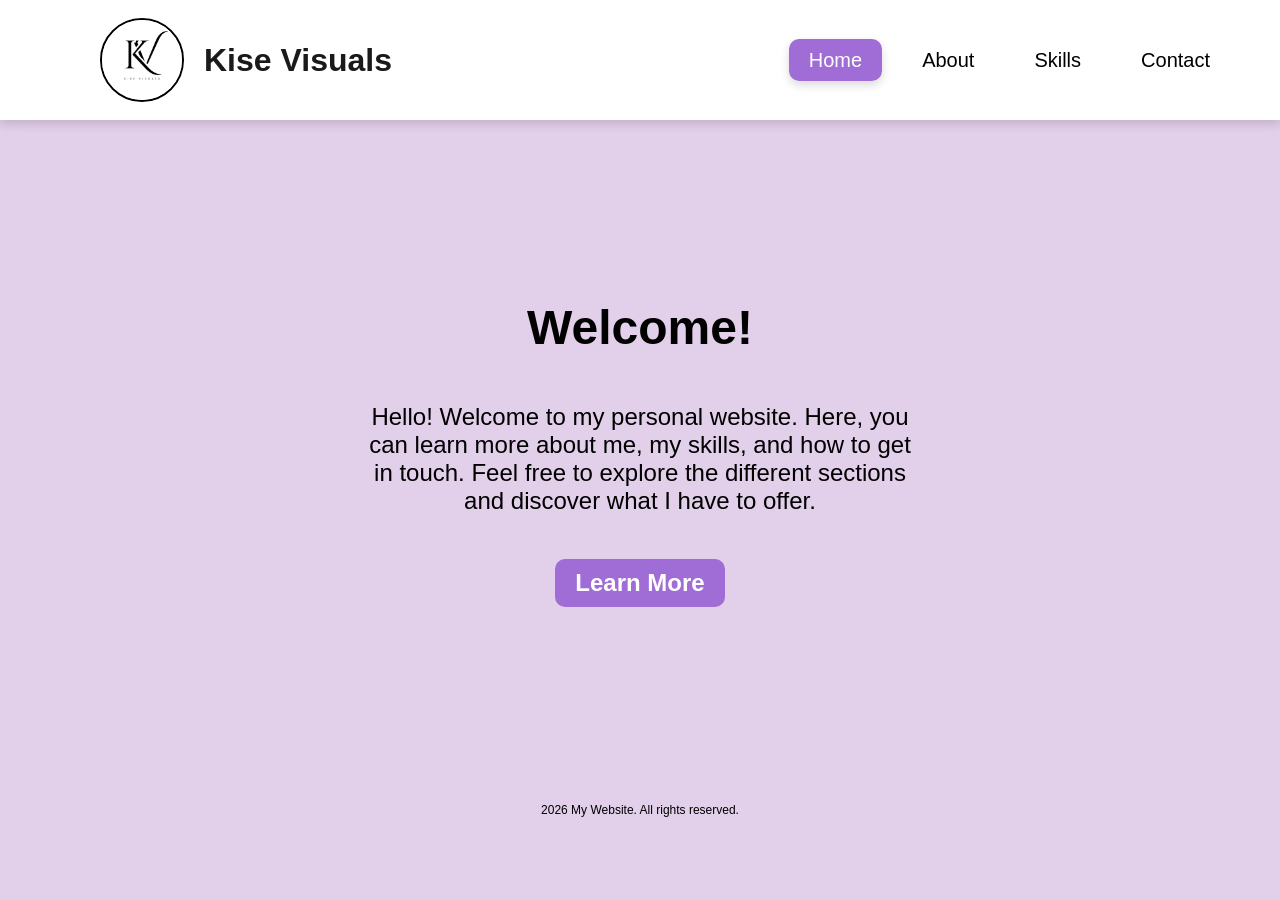
<file: index.html>
<!DOCTYPE html>
<html lang="en">
    <head>
        <meta charset="UTF-8">
        <meta name="viewport" content="width=device-width, initial-scale=1.0">
        <title>My Website</title>
        <link rel="stylesheet" href="css/styles.css">
    </head>

    <body>
        <header>
            <div class="logo">
            <img src="assets/LOGO.jpg" class="profile-image" alt="Profile Picture">
            <div class="logo-text">Kise Visuals</div>
            </div> 

                <nav>
                    <ul class="nav-menu">
                        <li><a href="index.html" class="active">Home</a></li>
                        <li><a href="about.html">About</a></li>
                        <li><a href="skills.html">Skills</a></li>
                        <li><a href="contact.html">Contact</a></li>
                    </ul>
                </nav>
        </header>
            
        <main class="hero-container">
            <section class="hero-text">
                <h1>Welcome!</h1>
                    <p>
                        Hello! Welcome to my personal website. Here, you can learn more about me, my skills, and 
                        how to get in touch. Feel free to explore the different sections and discover what I have 
                        to offer.
                    </p>
                    <button class="button">Learn More</button>
            </section>
        </main>
            <footer>
                <p>2026 My Website. All rights reserved.</p>
            </footer>
    </body>
</html>
</file>
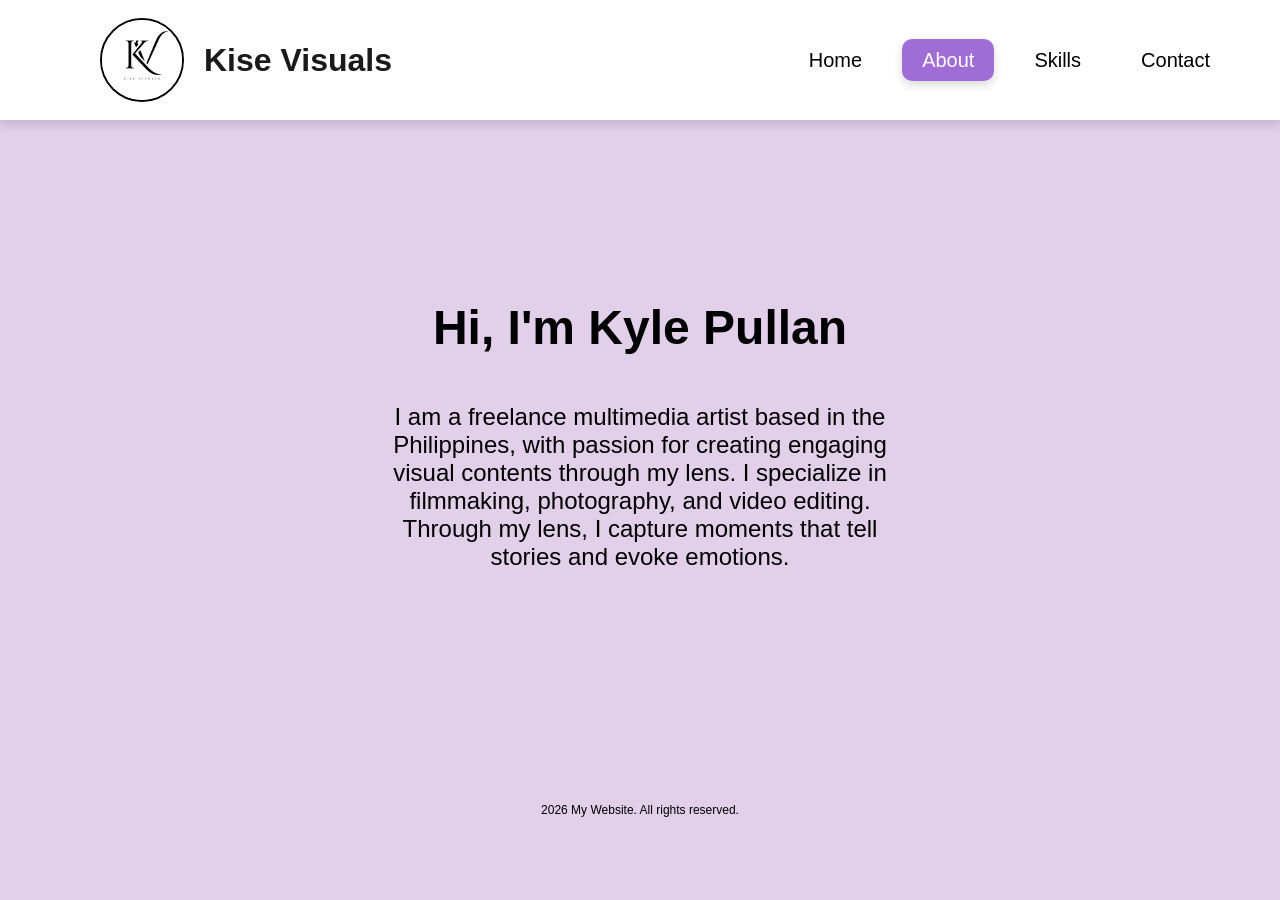
<file: about.html>
<!DOCTYPE html>
<html lang="en">
    <head>
        <meta charset="UTF-8">
        <meta name="viewport" content="width=device-width, initial-scale=1.0">
        <title>About Me</title>
        <link rel="stylesheet" href="css/styles.css">
    </head>

    <body>
        <header>
            <div class="logo">
            <img src="assets/LOGO.jpg" alt="Profile Picture" class="profile-image" alt="Profile Picture">
            <div class="logo-text">Kise Visuals</div>
            </div> 

                <nav>
                    <ul class="nav-menu">
                        <li><a href="index.html">Home</a></li>
                        <li><a href="about.html" class="active">About</a></li>
                        <li><a href="skills.html">Skills</a></li>
                        <li><a href="contact.html">Contact</a></li>
                    </ul>
                </nav>
        </header>
        
   
        <main class="hero-container">
            <section class="hero-text">
                <h1>Hi, I'm Kyle Pullan</h1>
                    <p>I am a freelance multimedia artist based in the Philippines, with passion for 
                    creating engaging visual contents through my lens. I specialize in filmmaking, 
                    photography, and video editing. Through my lens, I capture moments that tell stories 
                    and evoke emotions.</p>
            </section>
        </main>

            <footer>
                <p>2026 My Website. All rights reserved.</p>
            </footer>

    </body>
</html>
</file>
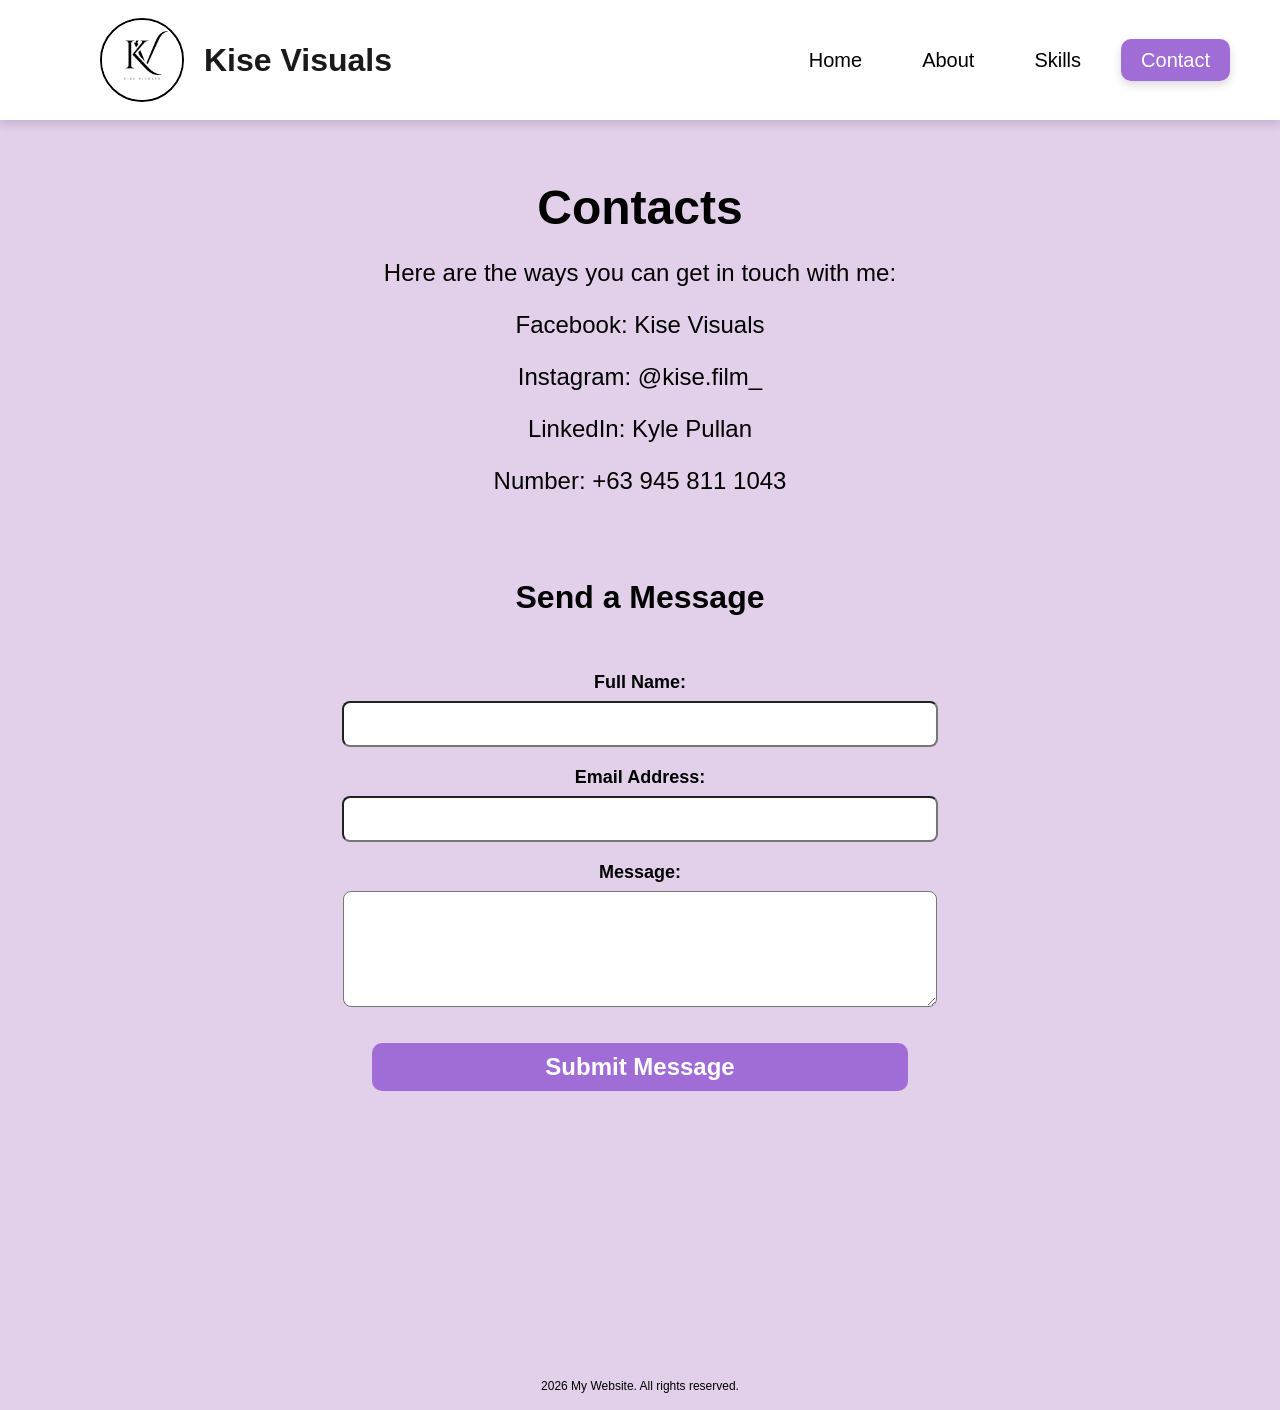
<file: contact.html>
<!DOCTYPE html>
<html lang="en">
    <head>
        <meta charset="UTF-8">
        <meta name="viewport" content="width=device-width, initial-scale=1.0">
        <title>My Contacts</title>
        <link rel="stylesheet" href="css/styles.css">
    </head>

    <body>
        <header>
            <div class="logo">
            <img src="assets/LOGO.jpg" class="profile-image" alt="Profile Picture">
            <div class="logo-text">Kise Visuals</div>
            </div>

                <nav>
                    <ul class="nav-menu">
                        <li><a href="index.html">Home</a></li>
                        <li><a href="about.html">About</a></li>
                        <li><a href="skills.html">Skills</a></li>
                        <li><a href="contact.html" class="active">Contact</a></li>
                    </ul>
                </nav>
        </header>
        
        <main class="contact-container">
            <section class="contact-text">
                <h1>Contacts</h1>
                    <p class="contact-description">Here are the ways you can get in touch with me:</p>
                    <div class="contact-links">
                        <p>Facebook: Kise Visuals</p>
                        <p>Instagram: @kise.film_</p>
                        <p>LinkedIn: Kyle Pullan</p>
                        <p>Number: +63 945 811 1043</p>
                    </div>

            </section>

            <section class="contact-form">
            <h2>Send a Message</h2>
            <form action="#" method="POST" class="contact-form">
                
                <div class="form-group">
                    <label for="sender-name">Full Name:</label>
                    <input type="text" id="sender-name" name="sender-name" required>
                </div>

                <div class="form-group">
                    <label for="sender-email">Email Address:</label>
                    <input type="email" id="sender-email" name="sender-email" required>
                </div>

                <div class="form-group">
                    <label for="sender-message">Message:</label>
                    <textarea id="sender-message" name="sender-message" rows="5" required></textarea>
                </div>

                <button type="submit" class="button">Submit Message</button>
            </form>
        </section>
        </main>

            <footer>
                <p>2026 My Website. All rights reserved.</p>
            </footer>
    </body>
</html>
</file>
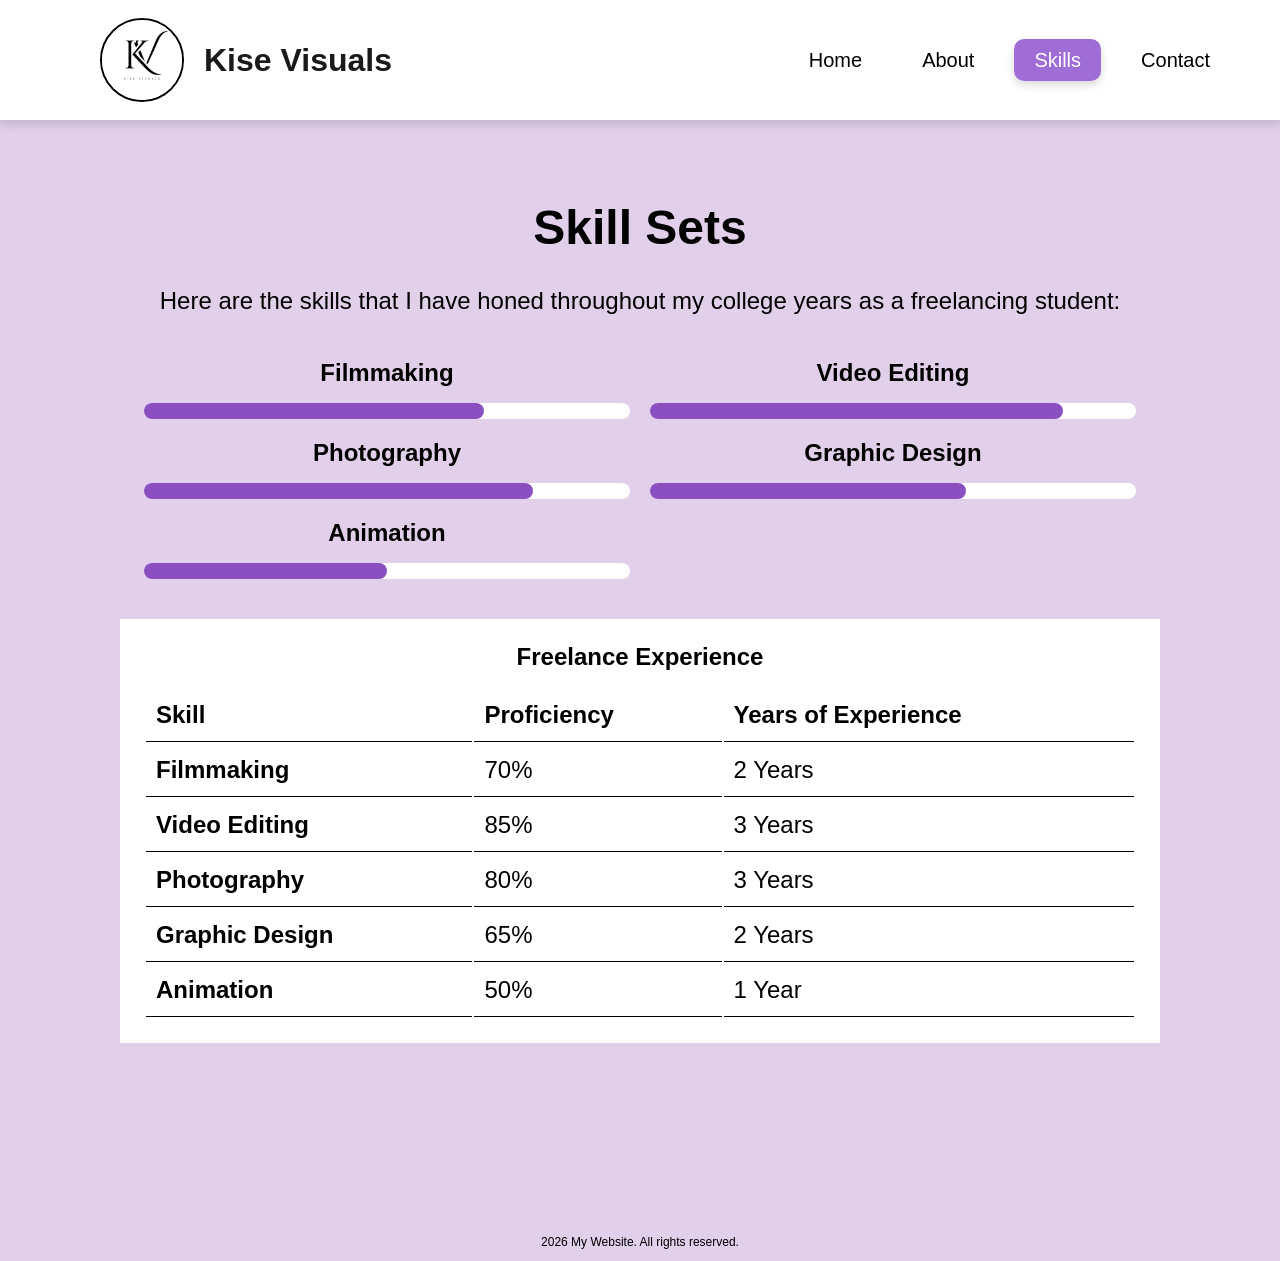
<file: skills.html>
<!DOCTYPE html>
<html lang="en">
    <head>
        <meta charset="UTF-8">
        <meta name="viewport" content="width=device-width, initial-scale=1.0">
        <title>My Skills</title>
        <link rel="stylesheet" href="css/styles.css">
    </head>

    <body>
        <header>
            <div class="logo">
            <img src="assets/LOGO.jpg" alt="Profile Picture" class="profile-image" alt="Profile Picture">
            <div class="logo-text">Kise Visuals</div>
            </div>

                <nav>
                    <ul class="nav-menu">
                        <li><a href="index.html">Home</a></li>
                        <li><a href="about.html">About</a></li>
                        <li><a href="skills.html" class="active">Skills</a></li>
                        <li><a href="contact.html">Contact</a></li>
                    </ul>
                </nav>
        </header>
        
        <main class="skills-container">

            <section class="skills-content">
                <h1>Skill Sets</h1>
                <p class="skills-description">Here are the skills that I have honed throughout my college years as a freelancing student:</p>
            </section>

                <div class="skills-wrapper">
                    <div class="skill-item">
                        <div class="skill-name">Filmmaking</div>
                            <div class="skill-bar">
                                <div class="progress-fill level-70"></div>
                            </div>
                    </div>

                    <div class="skill-item">
                        <div class="skill-name">Video Editing</div>
                            <div class="skill-bar">
                                <div class="progress-fill level-85"></div>
                            </div>
                    </div>

                    <div class="skill-item">
                        <div class="skill-name">Photography</div>
                            <div class="skill-bar">
                                <div class="progress-fill level-80"></div>
                            </div>
                    </div>

                    <div class="skill-item">
                        <div class="skill-name">Graphic Design</div>
                            <div class="skill-bar">
                                <div class="progress-fill level-65"></div>
                            </div>
                    </div>

                    <div class="skill-item">
                        <div class="skill-name">Animation</div>
                            <div class="skill-bar">
                                <div class="progress-fill level-50"></div>
                            </div>
                    </div>
                </div>

                <div class="table-wrapper">
                    <table>
                        <caption>Freelance Experience</caption>
                        <thead>
                            <tr>
                                <th scope="col">Skill</th>
                                <th scope="col">Proficiency</th>
                                <th scope="col">Years of Experience</th>
                            </tr>
                        </thead>
                            <tbody>
                                <tr>
                                    <th scope="row">Filmmaking</th>
                                    <td>70%</td>
                                    <td>2 Years</td>
                                </tr>
                                <tr>
                                    <th scope="row">Video Editing</th>
                                    <td>85%</td>
                                    <td>3 Years</td>
                                </tr>
                                <tr>
                                    <th scope="row">Photography</th>
                                    <td>80%</td>
                                    <td>3 Years</td>
                                </tr>
                                <tr>
                                    <th scope="row">Graphic Design</th>
                                    <td>65%</td>
                                    <td>2 Years</td>
                                </tr>
                                <tr>
                                    <th scope="row">Animation</th>
                                    <td>50%</td>
                                    <td>1 Year</td>
                                </tr>
                            </tbody>
                    </table>
                </div>
            </div>
        </main>

            <footer>
                <p>2026 My Website. All rights reserved.</p>
            </footer>
    </body>
</html>
</file>
<file: css/styles.css>
:root
    {
        --primary-color: #a06cd5;
        --bg-color: #E2CFEA;
        --main-font: "Montserrat", sans-serif;
    }

body 
    {
        font-family: var(--main-font);
        background-color: var(--bg-color);
        margin: 0;
        padding: 0;
        flex-direction: column;
        min-height: 100vh;
    }

main
    {
        margin: 0 auto;
        padding: 20px;
    }

header 
    {
        background-color: white;
        padding: 10px;
        display: flex;
        align-items: center;
        justify-content: space-between;
        box-shadow: 0px 4px 10px rgba(0, 0, 0, 0.15);
        height: 100px;
    }

.logo 
    {
        display: flex;
        align-items: center;
        gap: 10px;
        padding-left: 80px;
    }

.logo-text
    {
        font-size: 32px;
        color: #1a1a1a;
        font-weight: 700;
        padding-left: 10px;
    }

.profile-image 
    {
        width: 80px;
        height: 80px;
        border-radius: 50%;
        object-fit: cover;
        border: 2px solid black
    }

.nav-menu 
    {
        list-style-type: none;
        margin: 10px;
        padding: 0;
        display: flex;
        gap: 48px;
        align-items: center;
        font-size: 24px;
        padding-right: 80px;
    }

.nav-menu a 
    {
        text-decoration: none;
        color: #000000;
        padding: 10px 20px;
        font-weight: 500;
    }

.nav-menu a:hover
    {
        text-decoration: none;
        background-color: var(--primary-color);
        color: white;
        border-radius: 10px;
    }

.nav-menu a.active
    {
        text-decoration: none;
        background-color: #a06cd5;
        color: white;
        padding: 10px 20px;
        font-weight: Medium;
        box-shadow: 0 4px 10px rgba(0, 0, 0, 0.15);
        border-radius: 10px;
    }

.nav-menu a.active:hover
    {
        background-color: #8a4fc1;
        color: white;
        box-shadow: 0 2px 4px rgba(0, 0, 0, 0.1);
    }

.hero-container
    {
        display: flex;
        gap: 20px;
        justify-content: center;
        margin-top: 0;
    }

.hero-text
    {
        max-width: 550px;
        margin-top: 160px;
        text-align: center;
        align-items: center;
    }

.hero-text h1
    {
        font-size: 56px;
        margin-top: 0;
        margin-bottom: 24px;
        color: #000000;
        font-weight: 700;
        padding-bottom: 24px;
        text-align: center;
    }

.hero-text p
    {
        font-size: 24px;
        color: #000000;
        font-weight: 240;
        align-items: center;
        padding-bottom: 16px;
    }

.button 
    {
        background-color: #a06cd5;
        color: white;
        border: none;
        padding: 10px 20px;
        text-decoration: none;
        font-weight: 600;
        font-size: 24px;
        margin: 4px 2px;
        cursor: pointer;
        border-radius: 10px;
    }

.button:hover 
    {
        background-color: #8a4fc1;
    }

.button:focus
    {
        background-color: #7539ad;
    }

.skills-container 
    {
        display: flex;
        flex-direction: column;
        justify-items: center;
        align-items: center;
    } 

.skills-content
    {
        padding: 20px;
    }

.skills-content h1
    {
        font-size: 48px;
        margin-bottom: 10px;
        font-weight: 700;
        text-align: center;
    }

.skills-description
    {
        font-size: 24px;
        margin-top: 32px;
        font-weight: 240;
        text-align: center;
    }

.skills-wrapper
    {
        display: flex;
        flex-direction: column;
        gap: 16px;
        justify-content: center;
        width: 25%;
    }

.skill-item
    {
        align-items: center;
        width: 100%;
        display: flex; 
        flex-direction: column;
    }

.skill-name
    {
        font-size: 24px;
        font-weight: 700;
        margin-bottom: 8px; 
    }

.skill-bar
    {
        background-color: #ffffff;
        border-radius: 8px;
        height: 16px;
        margin-top: 8px;
        width: 100%;
        align-items: center;
    }

.progress-fill
    {
        background-color: #8a4fc1;
        height: 100%;
        border-radius: 8px;
    }

.level-70
    {
        width: 70%;
    }  

.level-85
    {
        width: 85%;
    }

.level-80
    {
        width: 80%;
    }

.level-65
    {
        width: 65%;
    }

.level-50
    {
        width: 50%;
    }

.table-wrapper
    {
        margin-top: 40px;
        background-color: white;
        padding: 24px;
        box-shadow: 0 4px 10px rgba(0, 0, 0, 0.015);
        width: 50%
    }

table
    {
        width: 100%;
        font-size: 24px;
    }

caption
    {
        font-weight: 800;
        font-size: 24px;
        margin-bottom: 16px;
        color: #000000;
        text-align: center;
    }

th, td
    {
        padding: 12px 10px;
        text-align: left;
        border-bottom: 1px solid #000000;
    }

thead th
    {
        color: black;
        font-weight: 700;
    }

footer
    {
        display: flex;
        justify-content: center;
        font-size: 12px;
        padding-top: 160px;
    }

.contact-form
    {
        display: flex;
        flex-direction: column;
        gap: 20px;
        width: 100%;
    }

.contact-container 
    {
        display: flex;
        flex-direction: column;
        gap: 40px;
        justify-content: center;
        padding: 60px;
        align-items: center;
    } 

.contact-text
    {
        width: 100%;
        max-width: 600px;
        text-align: center;
    }

.contact-text h1
    {
        font-size: 48px;
        font-weight: 800;
        margin-top: 0;
        margin-bottom: 10px;
        color: #000000;
    }

.contact-description
    {
        font-size: 24px;
        color: #000000;
        margin-top: 24px;
        margin-bottom: 24px;
        font-weight: 240;
    }

.contact-links p
    {
        font-size: 24px;
        color: #000000;
        margin-top: 24px;
        font-weight: 240;
    }

.contact-form
    {
        display: flex;
        flex-direction: column;    
        gap: 20px;
        width: 60%;
        margin: 20px auto;
    }

.contact-form h2 
    {
        font-size: 32px;
        font-weight: 700;
        color: #000000;
        margin-top: 0;
        margin-bottom: 16px;
        text-align: center;
    }

.form-group 
    {
        display: flex;
        flex-direction: column;
        align-items: center;
        gap: 8px;                  
        width: 100%;
    }

.form-group label 
    {
        font-size: 18px;
        font-weight: 700;
        color: #000000;
        text-align: center;
    }

.form-group input, 
.form-group textarea 
    {
        font-size: 16px;
        padding: 12px;
        border-radius: 8px;   
        width: 100%;     
        background-color: white;
    }

.contact-form .button 
    {
        margin: 16px
    }

@media screen and (max-width: 767px)
{
    header
    {
        height: auto;
        flex-direction: column;
        gap: 15px;
        padding: 15px;
    }

    .logo
    {
        padding-left: 0;
    }

    .logo-text
    {
        font-size: 26px;
        padding-left: 0;
    }

    .profile-image
    {
        width: 60px;
        height: 60px;
    }

    .nav-menu
    {
        padding-right: 0;
        gap: 12px;
        font-size: 16px;
    }

    .nav-menu a
    {
        padding: 6px 12px;
    }

    .hero-container
    {
        flex-direction: column;
    }

    .hero-text
    {
        margin-top: 40px;
        width: 100%;
    }

    .hero-text h1
    {
        font-size: 32px;
    }

    .hero-text p
    {
        font-size: 18px;
    }

    .button
    {
        font-size: 18px;
        width: 100%;
        box-sizing: border-box;
    }

    .skills-content h1
    {
        font-size: 32px;
    }

    .skills-description
    {
        font-size: 18px;
    }

    .skills-wrapper
    {
        width: 100%;
    }

    .skill-name
    {
        font-size: 18px;
    }

    .table-wrapper
    {
        width: 100%;
        padding: 16px;
        box-sizing: border-box;
        overflow-x: auto;
    }

    table
    {
        font-size: 16px;
    }

    caption
    {
        font-size: 18px;
    }

    .contact-container
    {
        padding: 20px;
    }

    .contact-text h1
    {
        font-size: 32px;
    }

    .contact-description,
    .contact-links p
    {
        font-size: 18px;
    }

    .contact-form
    {
        width: 100%;
        margin: 20px auto;
    }

    .contact-form h2
    {
        font-size: 24px;
    }

    .form-group input, 
    .form-group textarea 
    {
        border: 1px solid #ccc;
        box-sizing: border-box;
    }

    footer
    {
        padding-top: 60px;
    }
}

@media screen and (min-width: 768px) 
{
    header 
    {
        flex-direction: row;
        justify-content: space-between;
        padding: 10px 20px;
        height: auto;
        min-height: 100px;
        padding-right: 20px; 
    }

    .nav-menu {
        gap: 20px;
        padding-right: 20px;
        font-size: 20px;
    }

    .hero-text h1 {
        font-size: 48px;
    }

    .button {
        width: auto;
    }

    .skills-wrapper {
        display: grid;
        grid-template-columns: 1fr 1fr;
        gap: 20px;
        width: 80%;
    }

    .table-wrapper {
        width: 80%;
    }

    .contact-form {
        width: 70%;
    }
}

@media screen and (min-width: 1440px) {
    main {
        max-width: 1200px;
        margin: 0 auto;
    }

    .hero-text h1 {
        font-size: 56px;
    }

    .skills-wrapper {
        grid-template-columns: 1fr 1fr 1fr;
        width: 60%;
    }

    .table-wrapper {
        width: 50%;
    }

    .contact-form {
        width: 50%;
    }
}
</file>
